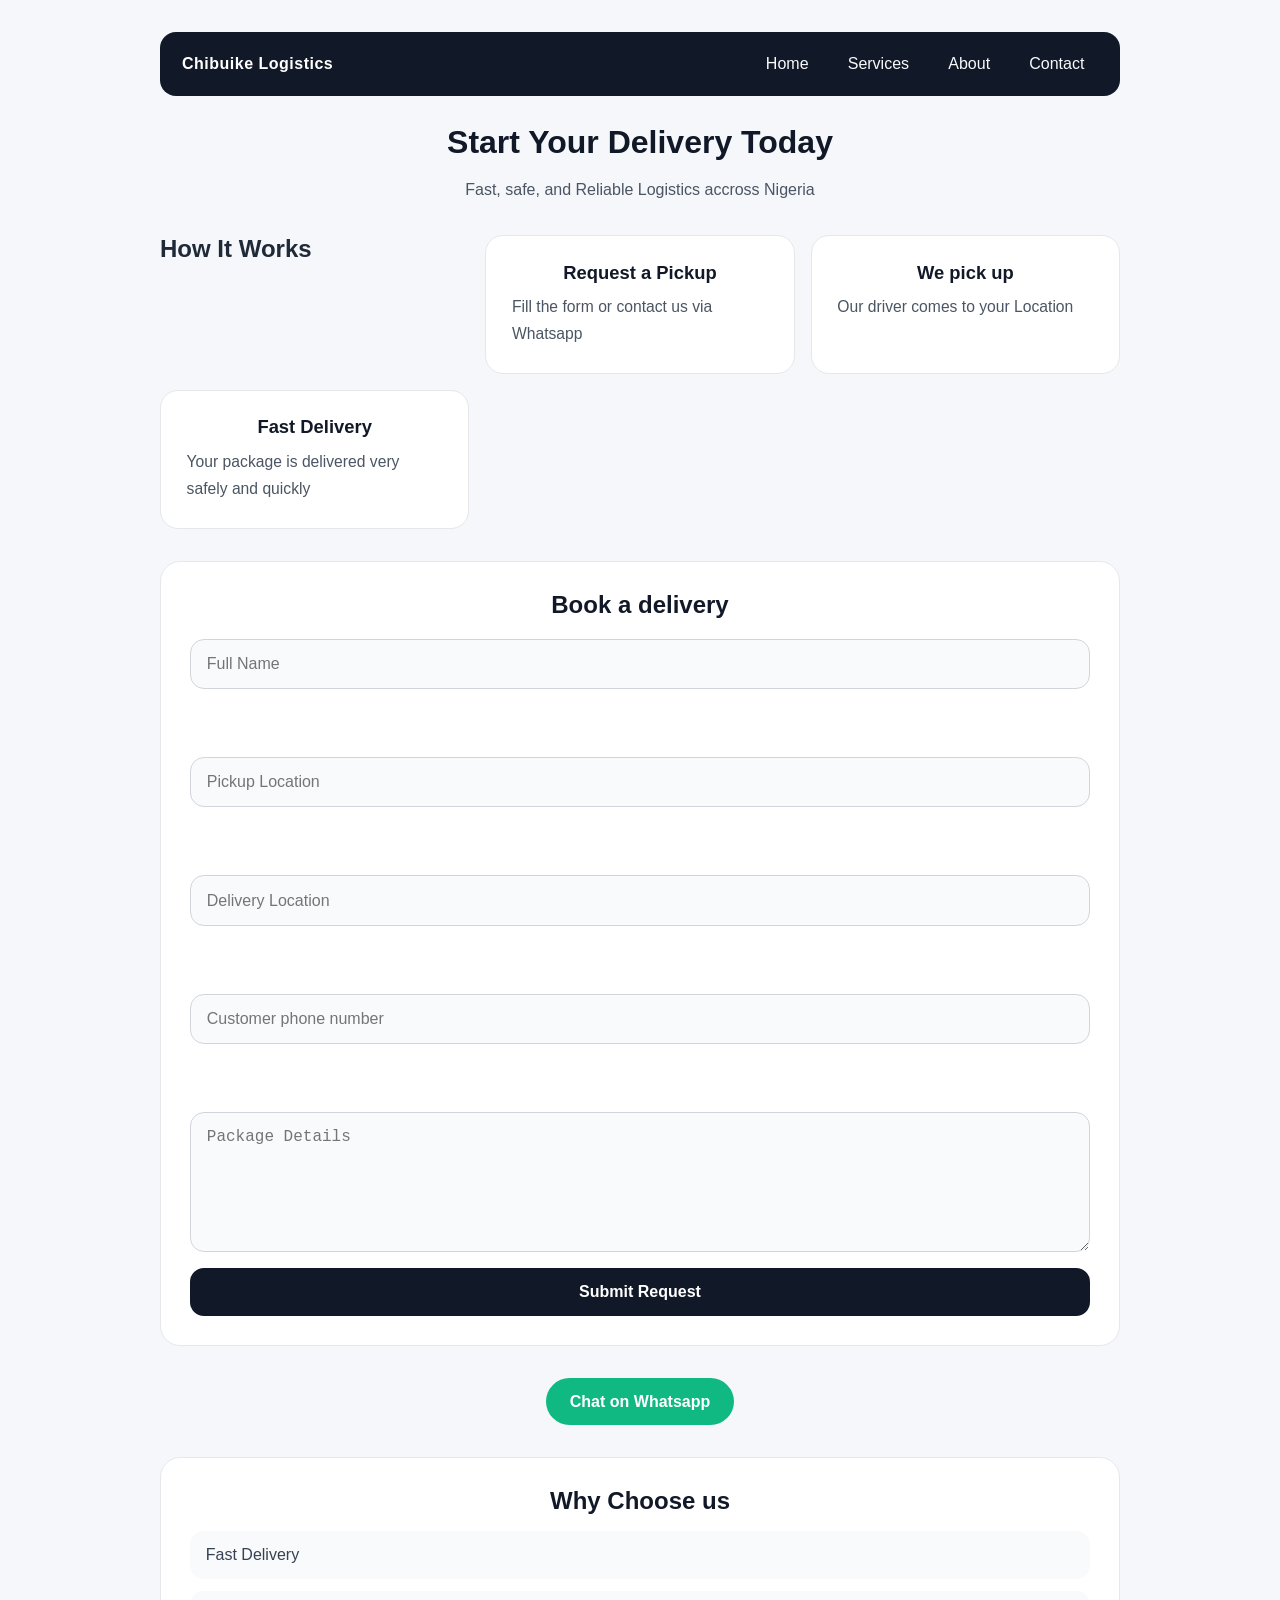
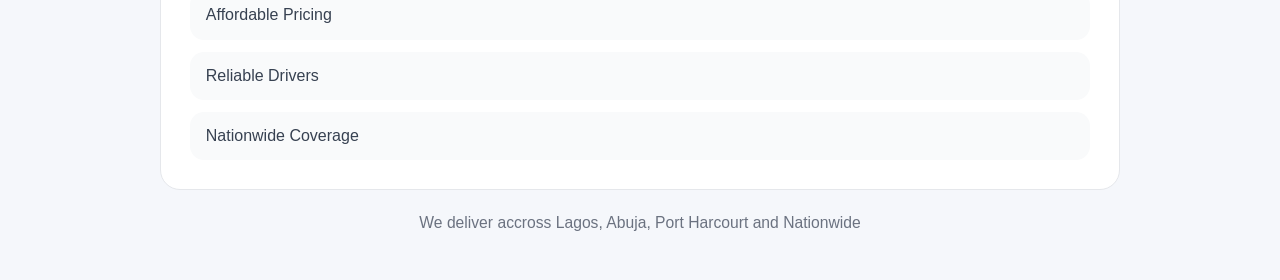
<file: getstarted.html>
<!DOCTYPE html>
<html lang="en">
<head>
    <meta charset="UTF-8">
    <meta name="viewport" content="width=device-width, initial-scale=1.0">
    <title>Get started</title>
    <link rel="stylesheet" href="getstarted.css">
</head>
<body>
   <nav class="navbar">
    <div class="byke">Chibuike Logistics</div>
    <ul class="my-links" id="mylinks">
        <li><a href="index.html">Home</a></li>
        <li class="dropdown">
            <a href="services.html">Services</a>
            <ul class="dropdown-menu">
                <li><a href="">Same Day Delivery</a></li>
                <li><a href="">Next Day Delivery<a></li>
                <li><a href="">Local Pickup</a></li>
                <li><a href="">International Pickup</a></li>
                <li><a href="">Interstate delivery</a></li>
                <li><a href="">Bulk and Cargo</a></li>
                <li><a href="">Fragile Items</a></li>
                <li><a href="">Door to Door</a></li>
                <li><a href="">Complaints and Support</a></li>
            </ul>
        </li>
        <li class="dropdown">
            <a href="#">About</a>
            <ul class="dropdown-menu">
                <li><a href="">Our Story</a></li>
                <li><a href="">Our Team</a></li>
                <li><a href="">Mission and Vision</a></li>
                <li><a href="">Company History</a></li>
                <li><a href="">Award and Reviews</a></li>
                <li><a href="">5th Anniversary</a></li>
                <li><a href="">Testimonials</a></li>
            </ul>
        </li>
        <li class="dropdown">
            <a href="#">Contact</a>
            <ul class="dropdown-menu">
                <div class="try">
                    <h4 style="color: black;">Request Information</h4>
                    <li><a href="">Contact Us</a></li>
                    <li><a href="customer.html">Become a Customer</a></li>
                    <li><a href="">Pay With Credit Card</a></li>
                    <li><a href="">Free Logistics Analysis</a></li>
                    <li><a href="">How Are You Doing</a></li>
                </div>
                <br>
                <div class="try">
                    <h4 style="color: black;">Request Information</h4>
                    <li><a href="">Contact Us</a></li>
                    <li><a href="#">Become a Customer</a></li>
                    <li><a href="">Pay With Credit Card</a></li>
                    <li><a href="">Free Logistics Analysis</a></li>
                    <li><a href="">How Are You Doing</a></li>
                </div>
            </ul>
        </li> 
        </ul>
        <div class="menu-toggle" onclick="toggleMenu()"></div>
   </nav>
    <h1>Start Your Delivery Today</h1>
    <p class="center-text">Fast, safe, and Reliable Logistics accross Nigeria</p>
    <section class="steps">
        <h2>How It Works</h2>

        <div class="step">
            <h1>Request a Pickup</h1>
            <P>Fill the form or contact us via Whatsapp</P>
        </div>

        <div class="step">
            <h1>We pick up</h1>
            <P>Our driver comes to your Location</P>
        </div>

        <div class="step">
            <h1>Fast Delivery</h1>
            <P>Your package is delivered very safely and quickly</P>
        </div>
    </section>

    <section class="booking">
        <h2>Book a delivery</h2>

        <form>
            <input type="text" placeholder="Full Name"required> <br><br>
            <input type="text" placeholder="Pickup Location"><br><br>
            <input type="text" placeholder="Delivery Location"><br><br>
            <input type="number" placeholder="Customer phone number"><br><br>
            <textarea placeholder="Package Details"></textarea>
            <button type="submit">Submit Request</button>
        </form>
    </section>

    <a href="https://wa.me/234xxxxxxxxxx" class="whatsapp-btn" target="_blank">Chat on Whatsapp</a>

    <section class="why-us">
        <h1>Why Choose us</h1>
        <ul>
            <li>Fast Delivery</li>
            <li>Affordable Pricing</li>
            <li>Reliable Drivers</li>
            <li>Nationwide Coverage</li>
        </ul>

    </section>
     <P>We deliver accross Lagos, Abuja, Port Harcourt and Nationwide</P>

    <script src="index.js"></script>
</body>
</html>
</file>
<file: getstarted.css>
/* Minimal Get Started page styling */
* {
  box-sizing: border-box;
}

body {
  margin: 0;
  min-height: 100vh;
  font-family: Arial, Helvetica, sans-serif;
  background: #f5f7fb;
  color: #1f2937;
  display: flex;
  flex-direction: column;
  align-items: center;
  padding: 2rem 1rem 3rem;
}

.navbar {
  display: flex;
  justify-content: space-between;
  align-items: center;
  width: min(960px, 100%);
  background: #111827;
  color: #ffffff;
  padding: 14px 22px;
  border-radius: 16px;
  margin-bottom: 1.8rem;
  position: sticky;
  top: 0;
  z-index: 100;
}

.byke {
  font-size: 1rem;
  font-weight: 700;
  letter-spacing: 0.5px;
}

.my-links {
  list-style: none;
  display: flex;
  gap: 0.75rem;
  margin: 0;
  padding: 0;
  flex-wrap: wrap;
}

.my-links li {
  margin: 0;
}

.my-links a {
  color: #f8fafc;
  text-decoration: none;
  padding: 0.55rem 0.85rem;
  border-radius: 10px;
  transition: background 0.2s, transform 0.15s;
  display: inline-block;
}

.my-links a:hover {
  background: rgba(255, 255, 255, 0.08);
  transform: translateY(-1px);
}

.dropdown {
  position: relative;
}

.dropdown-menu {
  display: none;
  position: absolute;
  top: 100%;
  left: 0;
  min-width: 210px;
  background: #ffffff;
  color: #111827;
  border: 1px solid #e5e7eb;
  border-radius: 14px;
  margin-top: 0.5rem;
  box-shadow: 0 14px 32px rgba(15, 23, 42, 0.12);
  padding: 0.9rem;
}

.dropdown:hover .dropdown-menu {
  display: block;
}

.dropdown-menu li {
  margin: 0;
}

.dropdown-menu a {
  display: block;
  color: #111827;
  padding: 0.55rem 0.75rem;
  border-radius: 10px;
}

.dropdown-menu a:hover {
  background: #f3f4f6;
}

.menu-toggle {
  display: none;
}

h1,
h2 {
  margin: 0;
  font-weight: 700;
}

h1 {
  color: #111827;
  text-align: center;
}

.center-text {
  max-width: 720px;
  margin: 1rem auto 2rem;
  text-align: center;
  color: #4b5563;
  line-height: 1.6;
}

.steps,
.booking,
.why-us {
  width: min(960px, 100%);
}

.steps {
  display: grid;
  grid-template-columns: repeat(3, minmax(220px, 1fr));
  gap: 1rem;
  margin-bottom: 2rem;
}

.step {
  background: #ffffff;
  border: 1px solid #e5e7eb;
  border-radius: 18px;
  padding: 1.6rem;
}

.step h1 {
  font-size: 1.15rem;
  margin-bottom: 0.65rem;
  color: #111827;
}

.step p {
  margin: 0;
  color: #4b5563;
  line-height: 1.7;
  font-size: 0.98rem;
}

.booking {
  background: #ffffff;
  border-radius: 20px;
  padding: 1.8rem;
  border: 1px solid #e5e7eb;
  margin-bottom: 2rem;
}

.booking h2 {
  text-align: center;
  margin-bottom: 1.25rem;
  color: #111827;
}

form {
  display: grid;
  gap: 1rem;
}

input,
textarea {
  width: 100%;
  padding: 0.95rem 1rem;
  border: 1px solid #d1d5db;
  border-radius: 14px;
  background: #f9fafb;
  color: #111827;
  font-size: 1rem;
}

input:focus,
textarea:focus {
  outline: none;
  border-color: #9ca3af;
}

textarea {
  min-height: 140px;
  resize: vertical;
}

button {
  border: none;
  border-radius: 14px;
  padding: 0.95rem 1rem;
  background: #111827;
  color: #ffffff;
  font-size: 1rem;
  font-weight: 600;
  cursor: pointer;
}

button:hover {
  opacity: 0.95;
}

.whatsapp-btn {
  display: inline-flex;
  align-items: center;
  justify-content: center;
  margin: 0 auto 2rem;
  padding: 0.9rem 1.5rem;
  background: #10b981;
  color: #ffffff;
  border-radius: 999px;
  text-decoration: none;
  font-weight: 700;
}

.why-us {
  background: #ffffff;
  border-radius: 20px;
  padding: 1.8rem;
  border: 1px solid #e5e7eb;
  margin-bottom: 1.5rem;
}

.why-us h1 {
  margin-bottom: 1rem;
  color: #111827;
}

.why-us ul {
  list-style: none;
  padding: 0;
  margin: 0;
  display: grid;
  gap: 0.75rem;
}

.why-us li {
  padding: 0.95rem 1rem;
  border-radius: 14px;
  background: #f9fafb;
  color: #374151;
}

body > p:last-of-type {
  max-width: 720px;
  margin: 0 auto;
  text-align: center;
  color: #6b7280;
  font-size: 0.98rem;
}

@media (max-width: 900px) {
  .steps {
    grid-template-columns: repeat(2, minmax(220px, 1fr));
  }
}

@media (max-width: 680px) {
  body {
    padding: 1.5rem 0.85rem 2.5rem;
  }

  .steps {
    grid-template-columns: 1fr;
  }

  .booking,
  .why-us {
    padding: 1.4rem;
  }
}
</file>
